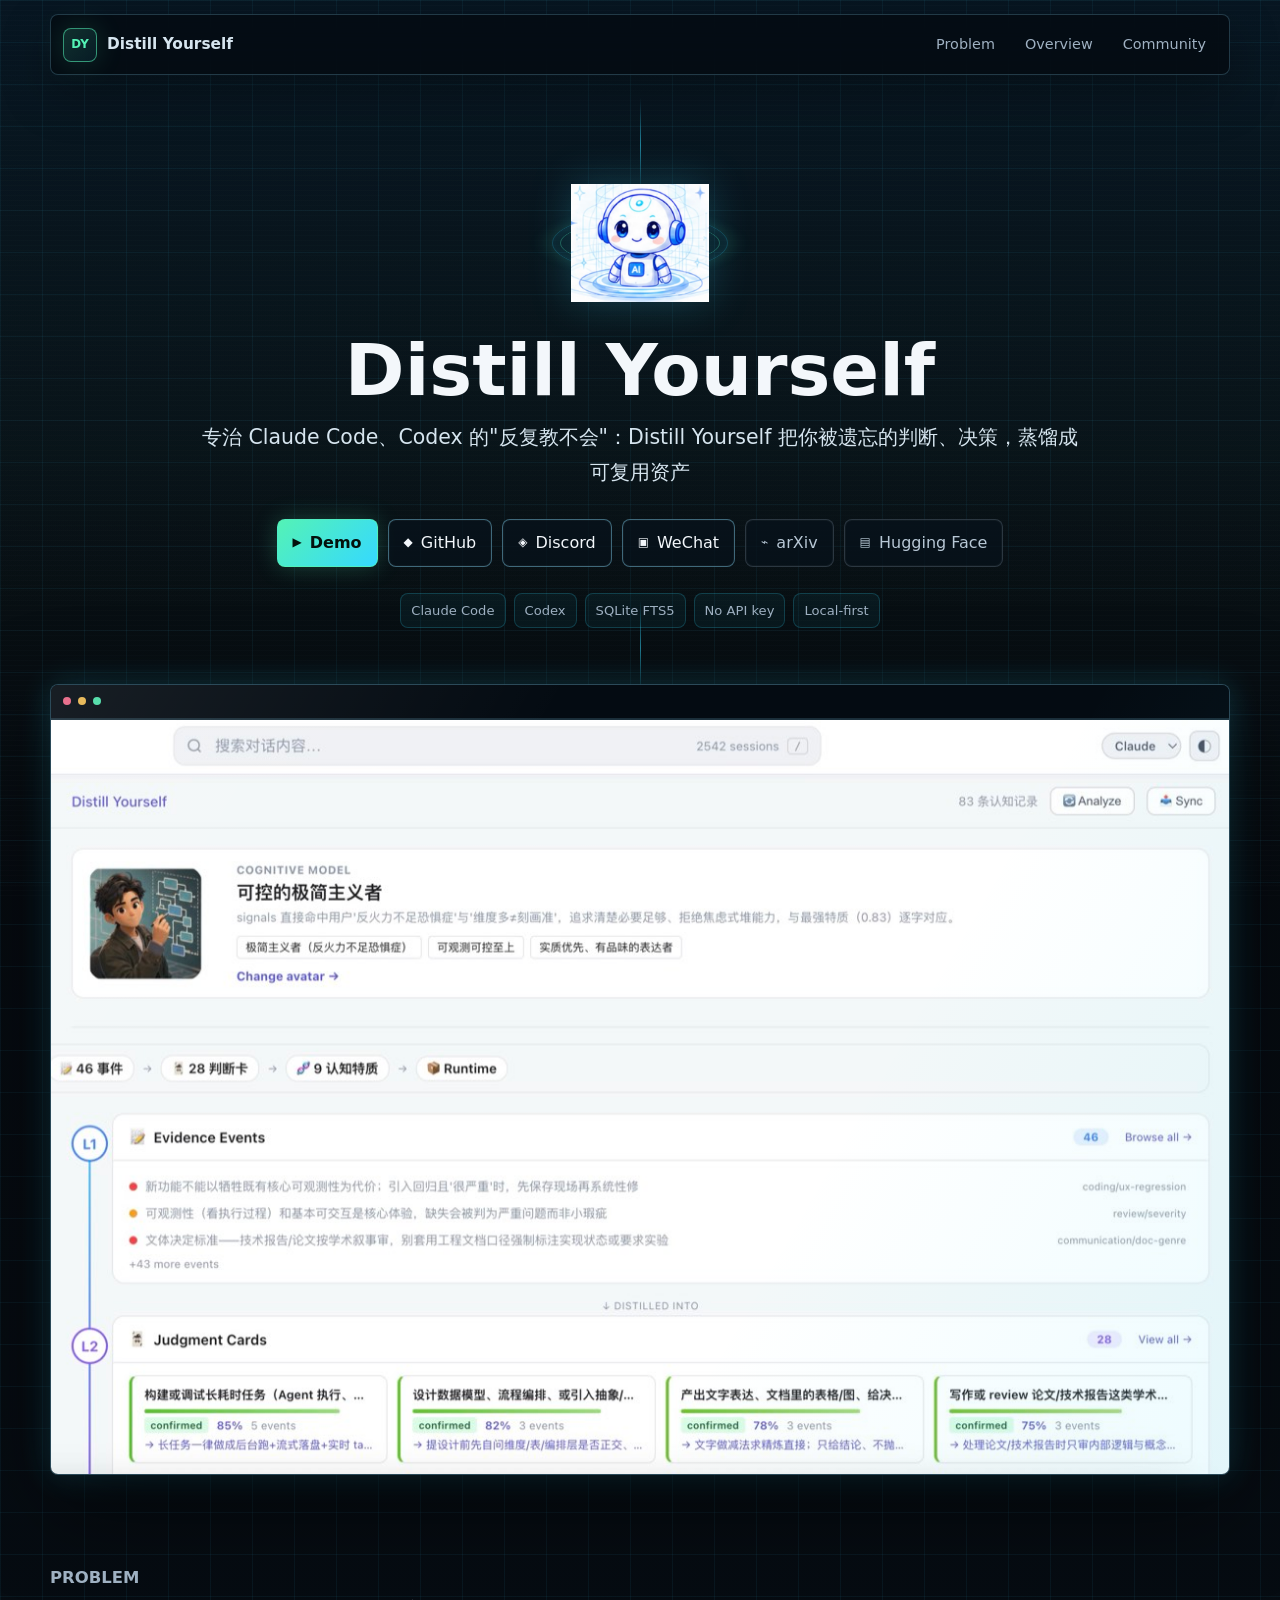
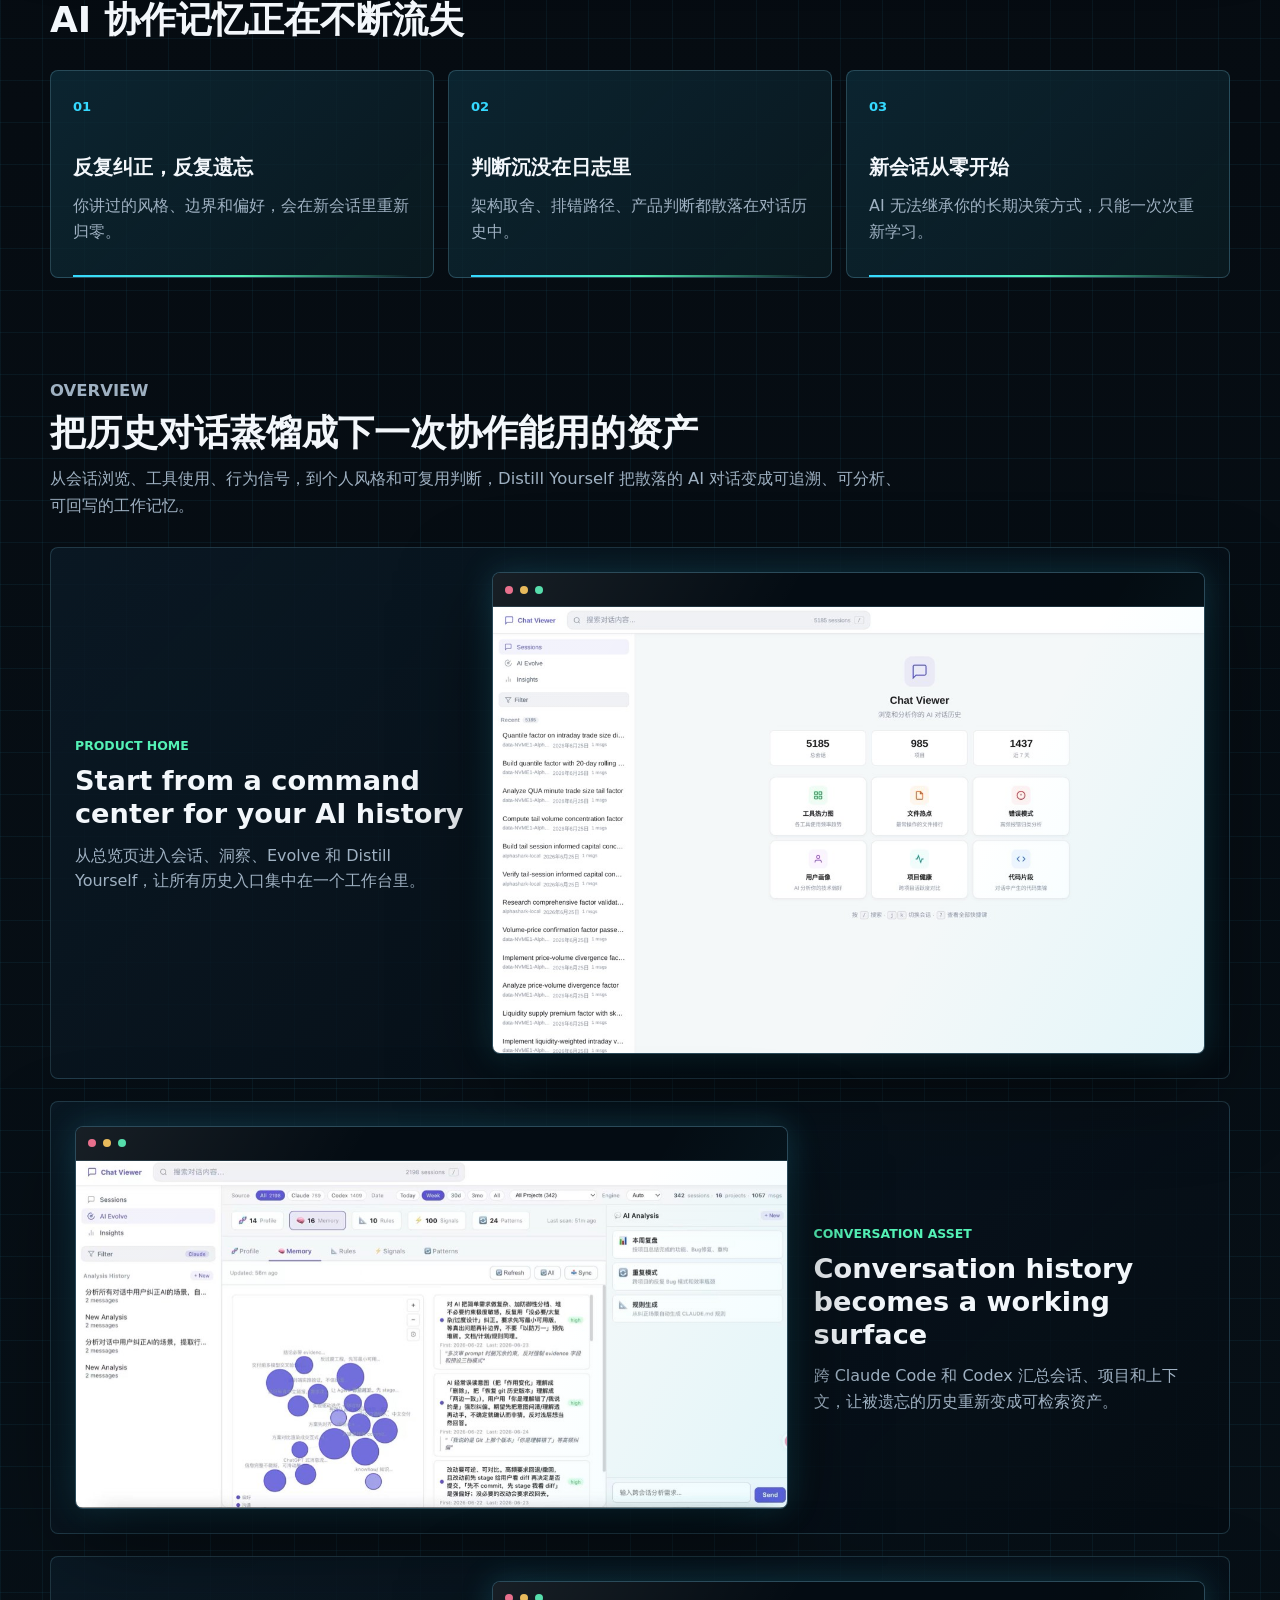
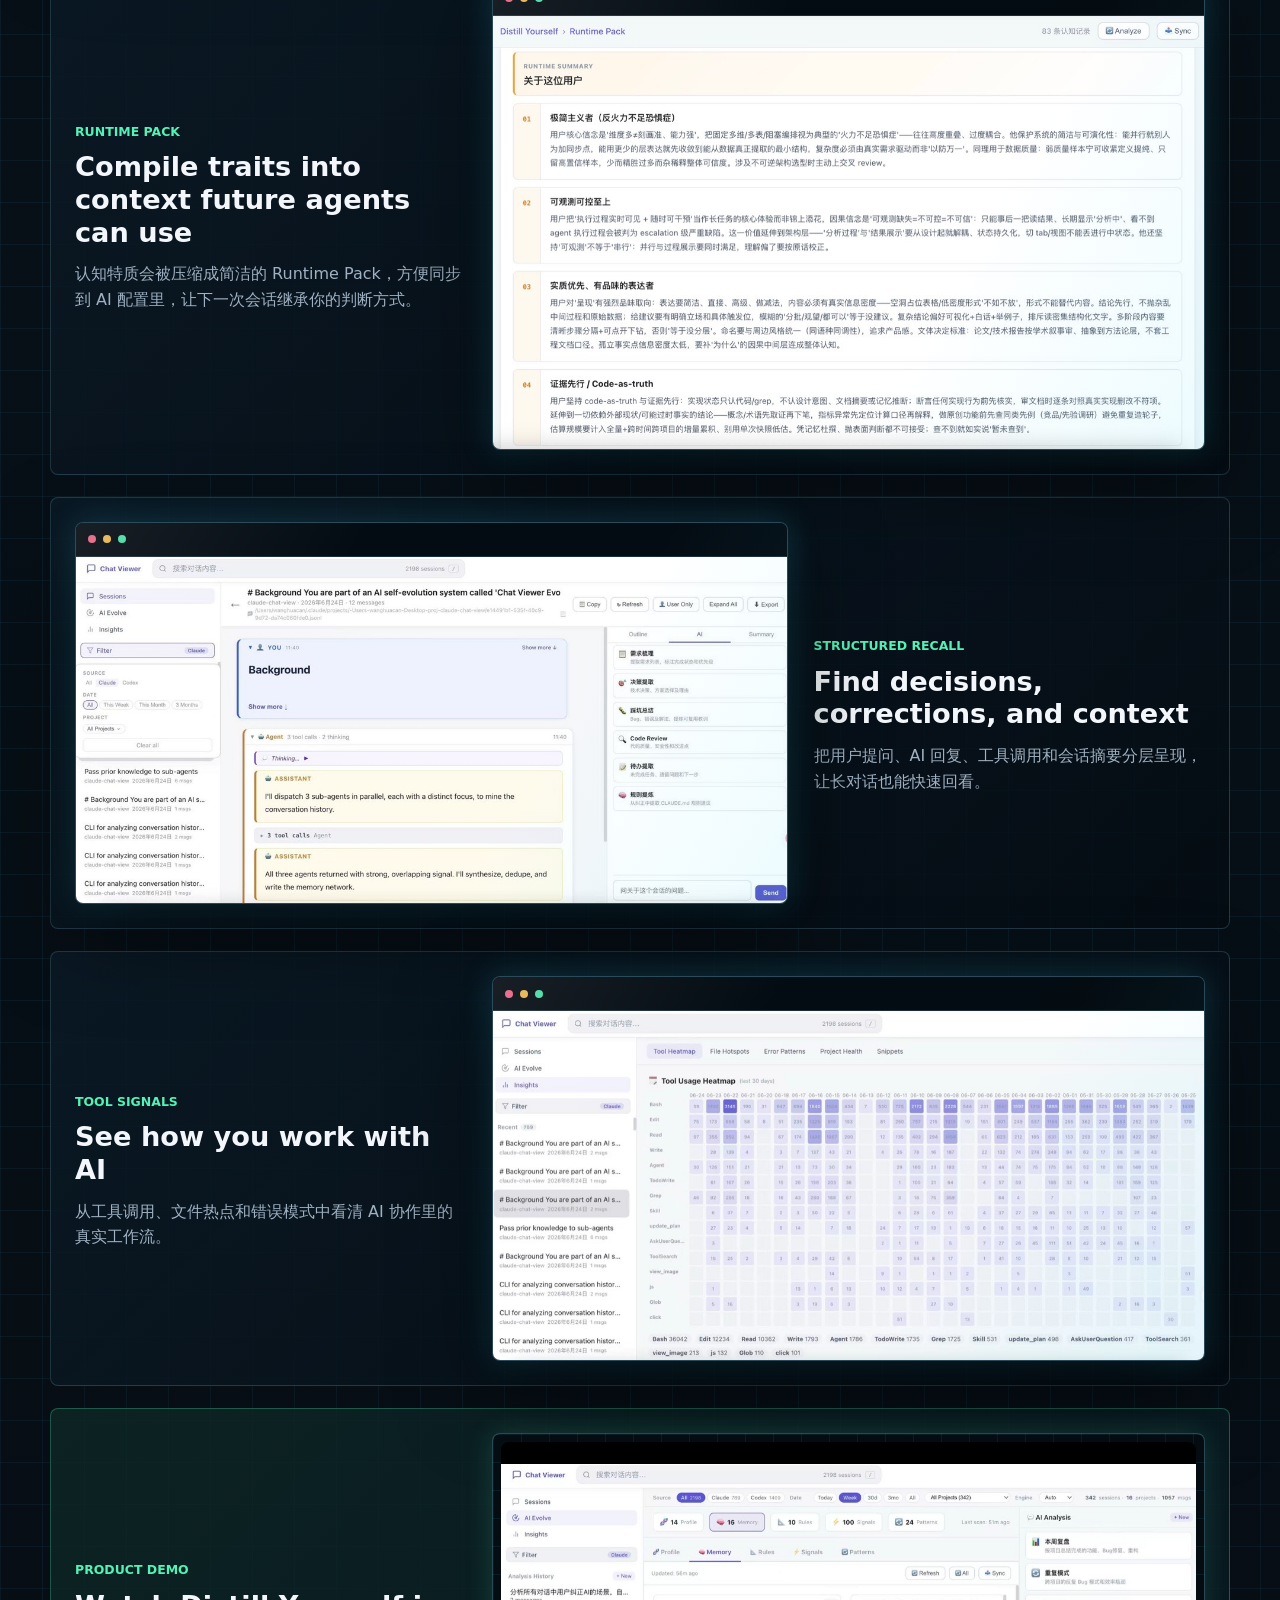
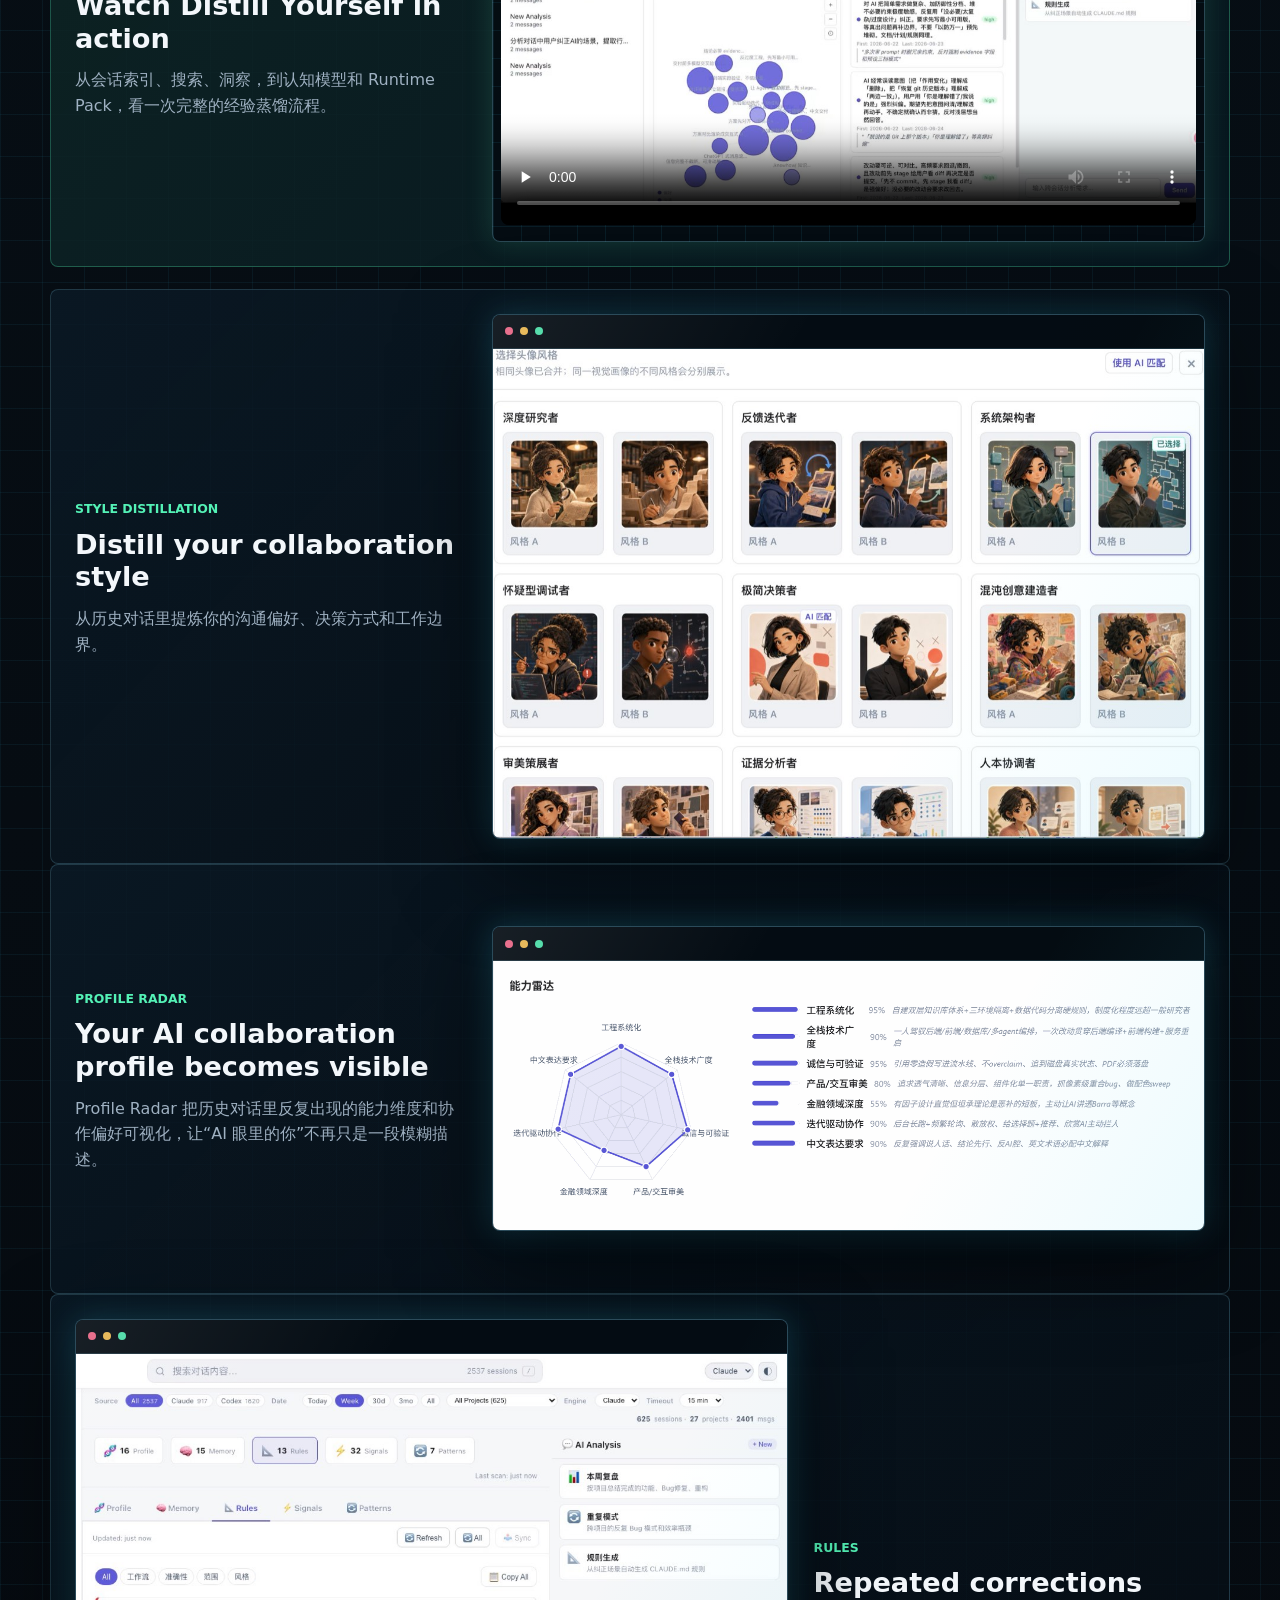
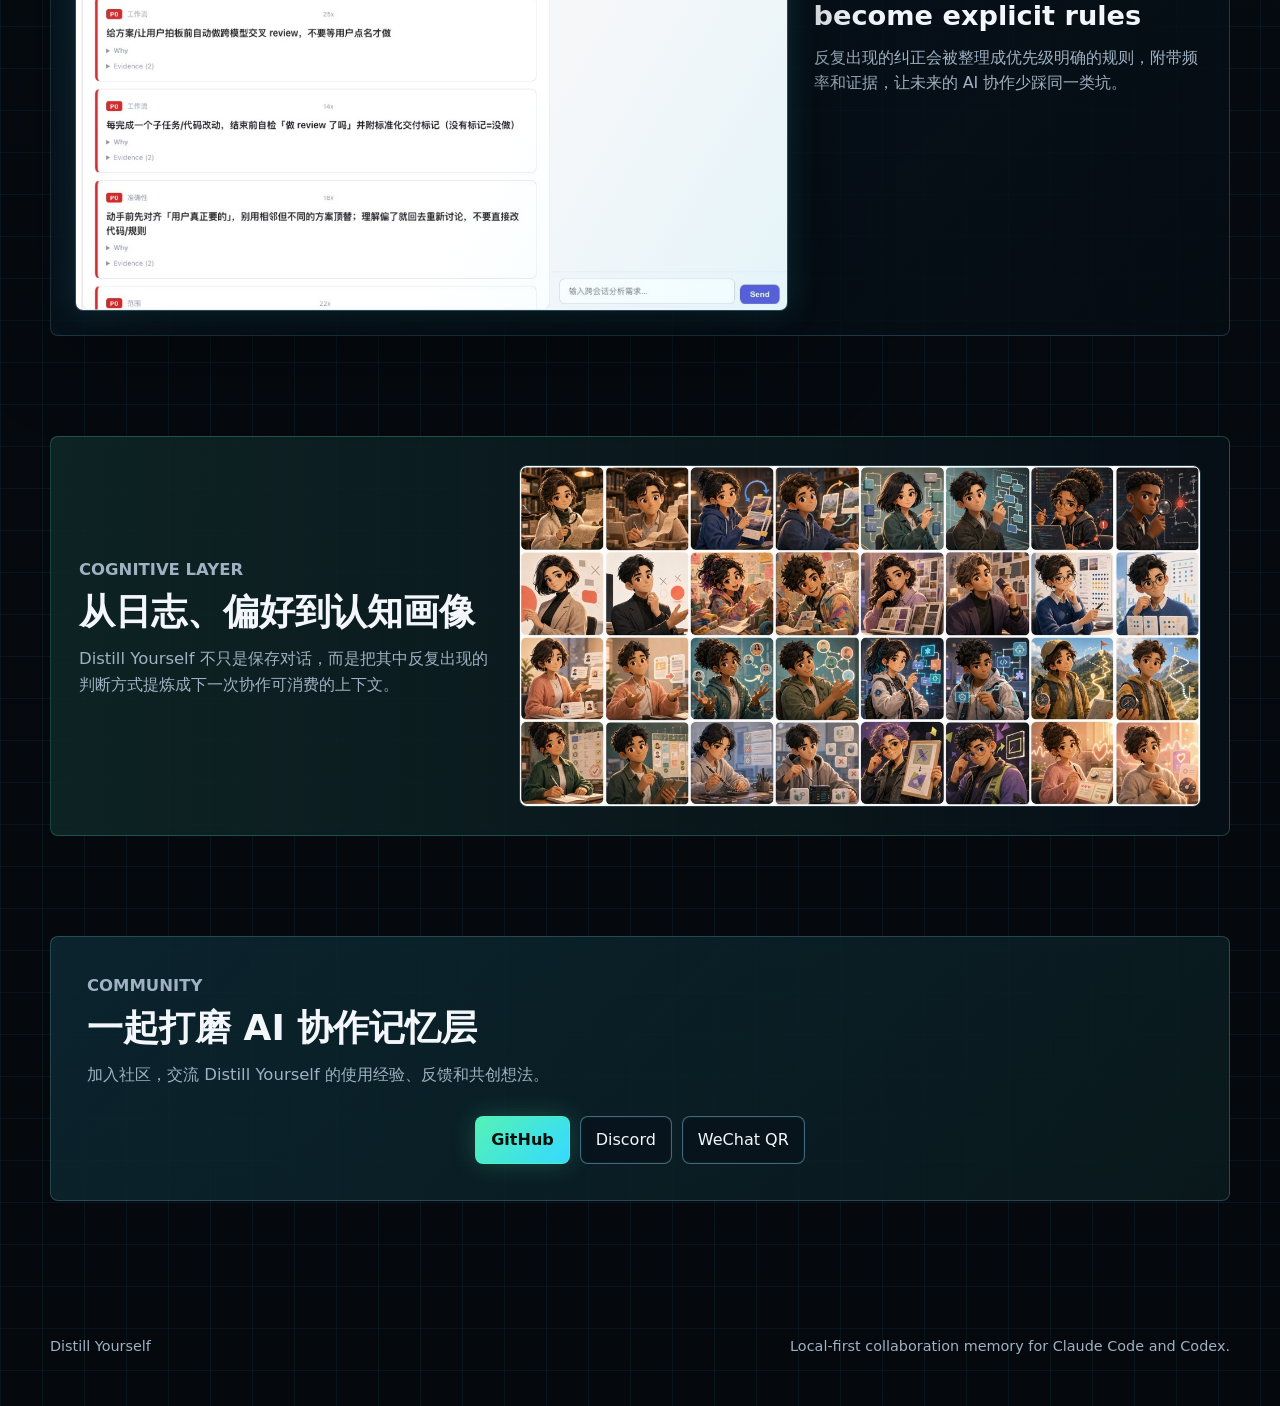
<file: site/index.html>
<!doctype html>
<html lang="zh-CN">
<head>
  <meta charset="utf-8">
  <meta name="viewport" content="width=device-width, initial-scale=1">
  <meta name="description" content="Distill Yourself turns forgotten Claude Code and Codex conversations into reusable judgment, decisions, and collaboration memory.">
  <title>Distill Yourself</title>
  <link rel="preload" as="image" href="assets/digital.jpg" fetchpriority="high">
  <style>
:root {
  color-scheme: dark;
  --bg: #05080d;
  --bg-2: #081119;
  --panel: rgba(8, 18, 28, 0.82);
  --panel-strong: rgba(10, 24, 36, 0.94);
  --line: rgba(142, 224, 255, 0.22);
  --line-strong: rgba(142, 224, 255, 0.42);
  --text: #f3f7fb;
  --muted: #9fb1c2;
  --soft: #d6e5ef;
  --cyan: #35d9ff;
  --green: #54f2b6;
  --amber: #ffc857;
  --blue: #66a6ff;
  --violet: #a892ff;
  --danger: #ff6f91;
  --shadow-cyan: 0 0 32px rgba(53, 217, 255, 0.22);
  --shadow-green: 0 0 28px rgba(84, 242, 182, 0.16);
}

* {
  box-sizing: border-box;
}

html {
  scroll-behavior: smooth;
}

body {
  min-height: 100vh;
  margin: 0;
  background:
    linear-gradient(rgba(53, 217, 255, 0.06) 1px, transparent 1px),
    linear-gradient(90deg, rgba(53, 217, 255, 0.06) 1px, transparent 1px),
    linear-gradient(180deg, rgba(8, 30, 46, 0.62), transparent 38rem),
    linear-gradient(180deg, var(--bg), #071017 44%, #05080d);
  background-size: 42px 42px, 42px 42px, auto, auto;
  color: var(--text);
  font-family: Inter, ui-sans-serif, system-ui, -apple-system, BlinkMacSystemFont, "Segoe UI", sans-serif;
  font-size: 16px;
  line-height: 1.6;
  letter-spacing: 0;
  overflow-x: hidden;
}

body::before {
  content: "";
  position: fixed;
  inset: 0;
  pointer-events: none;
  background:
    linear-gradient(180deg, transparent, rgba(84, 242, 182, 0.07), transparent),
    repeating-linear-gradient(180deg, rgba(255, 255, 255, 0.025) 0, rgba(255, 255, 255, 0.025) 1px, transparent 1px, transparent 5px);
  opacity: 0.42;
  mix-blend-mode: screen;
}

a {
  color: inherit;
  text-decoration: none;
}

button,
input,
textarea {
  font: inherit;
}

button {
  color: inherit;
}

img {
  display: block;
  max-width: 100%;
  height: auto;
}

.page-shell {
  position: relative;
  width: min(1180px, calc(100% - 40px));
  margin: 0 auto;
}

.site-header {
  position: sticky;
  top: 14px;
  z-index: 20;
  display: flex;
  align-items: center;
  justify-content: space-between;
  gap: 18px;
  min-height: 58px;
  margin: 14px 0 22px;
  padding: 10px 12px;
  border: 1px solid var(--line);
  border-radius: 8px;
  background: rgba(4, 10, 16, 0.76);
  box-shadow: 0 18px 50px rgba(0, 0, 0, 0.28);
  backdrop-filter: blur(18px);
}

.brand-lockup {
  display: inline-flex;
  align-items: center;
  gap: 10px;
  min-width: 0;
  color: var(--soft);
  font-size: 0.96rem;
  font-weight: 700;
}

.brand-mark {
  display: inline-grid;
  place-items: center;
  width: 34px;
  height: 34px;
  border: 1px solid rgba(84, 242, 182, 0.55);
  border-radius: 8px;
  color: var(--green);
  background: linear-gradient(135deg, rgba(84, 242, 182, 0.16), rgba(53, 217, 255, 0.08));
  box-shadow: var(--shadow-green);
  font-size: 0.74rem;
}

.nav-links {
  display: flex;
  align-items: center;
  justify-content: flex-end;
  gap: 8px;
  flex-wrap: wrap;
}

.nav-links a {
  padding: 7px 10px;
  border: 1px solid transparent;
  border-radius: 8px;
  color: var(--muted);
  font-size: 0.9rem;
}

.nav-links a:hover,
.nav-links a:focus-visible {
  color: var(--text);
  border-color: var(--line);
  background: rgba(53, 217, 255, 0.08);
  outline: none;
}

.hero-section {
  position: relative;
  display: grid;
  justify-items: center;
  padding: 68px 0 34px;
  text-align: center;
}

.hero-section::before,
.hero-section::after {
  content: "";
  position: absolute;
  left: 50%;
  width: 1px;
  height: 96px;
  background: linear-gradient(180deg, transparent, var(--cyan), transparent);
  opacity: 0.55;
}

.hero-section::before {
  top: 0;
}

.hero-section::after {
  bottom: -34px;
}

.hero-core {
  position: relative;
  display: grid;
  place-items: center;
  width: 176px;
  height: 156px;
  margin-bottom: 14px;
}

.core-ring,
.core-ring span {
  position: absolute;
  inset: 0;
  border: 1px solid rgba(53, 217, 255, 0.24);
  border-radius: 50%;
}

.core-ring {
  transform: rotateX(68deg);
  box-shadow: inset 0 0 18px rgba(53, 217, 255, 0.14), 0 0 24px rgba(84, 242, 182, 0.16);
}

.core-ring span:nth-child(1) {
  inset: 18px 7px;
  border-color: rgba(84, 242, 182, 0.3);
}

.core-ring span:nth-child(2) {
  inset: 36px 22px;
  border-color: rgba(255, 200, 87, 0.24);
}

.core-ring span:nth-child(3) {
  inset: 52px 46px;
  border-color: rgba(53, 217, 255, 0.34);
}

.hero-emblem {
  position: relative;
  z-index: 2;
  width: 138px;
  height: auto;
  filter: drop-shadow(0 0 20px rgba(53, 217, 255, 0.22));
}

.eyebrow,
.feature-kicker {
  margin: 0;
  color: var(--green);
  font-size: 0.78rem;
  font-weight: 800;
  text-transform: uppercase;
}

h1,
h2,
h3,
p {
  margin-top: 0;
}

h1 {
  max-width: 980px;
  margin-bottom: 14px;
  font-size: 4.5rem;
  line-height: 0.98;
  font-weight: 850;
  letter-spacing: 0;
}

.hero-subtitle {
  width: min(880px, 100%);
  margin: 0 auto 28px;
  color: var(--soft);
  font-size: 1.28rem;
  line-height: 1.75;
}

.hero-actions,
.community-actions {
  display: flex;
  justify-content: center;
  gap: 10px;
  flex-wrap: wrap;
  width: 100%;
}

.action-btn {
  display: inline-flex;
  align-items: center;
  justify-content: center;
  gap: 8px;
  min-height: 44px;
  padding: 10px 15px;
  border: 1px solid var(--line-strong);
  border-radius: 8px;
  background: rgba(8, 18, 28, 0.74);
  color: var(--text);
  box-shadow: 0 0 0 1px rgba(255, 255, 255, 0.03) inset;
  cursor: pointer;
  transition: transform 160ms ease, border-color 160ms ease, background 160ms ease, box-shadow 160ms ease;
}

.action-btn:hover,
.action-btn:focus-visible {
  transform: translateY(-1px);
  border-color: rgba(84, 242, 182, 0.72);
  background: rgba(12, 31, 43, 0.92);
  box-shadow: var(--shadow-cyan);
  outline: none;
}

.action-btn.primary {
  border-color: rgba(84, 242, 182, 0.72);
  color: #04110d;
  background: linear-gradient(135deg, var(--green), var(--cyan));
  box-shadow: 0 0 24px rgba(84, 242, 182, 0.22);
  font-weight: 800;
}

.action-btn.muted {
  color: #b8c8d6;
  border-color: rgba(159, 177, 194, 0.24);
}

.btn-icon {
  color: currentColor;
  font-size: 0.75rem;
}

.signal-tags {
  display: flex;
  justify-content: center;
  gap: 8px;
  flex-wrap: wrap;
  margin-top: 26px;
}

.signal-tags span {
  padding: 6px 10px;
  border: 1px solid rgba(53, 217, 255, 0.2);
  border-radius: 8px;
  color: var(--muted);
  background: rgba(53, 217, 255, 0.05);
  font-size: 0.82rem;
}

.hero-preview {
  position: relative;
  margin: 22px auto 90px;
}

.screen-frame {
  position: relative;
  display: block;
  width: 100%;
  padding: 0;
  overflow: hidden;
  border: 1px solid rgba(142, 224, 255, 0.28);
  border-radius: 8px;
  background: var(--panel);
  box-shadow: 0 28px 90px rgba(0, 0, 0, 0.52), var(--shadow-cyan);
  cursor: zoom-in;
}

.screen-frame::before {
  content: "";
  position: absolute;
  inset: 0;
  z-index: 1;
  pointer-events: none;
  background: linear-gradient(120deg, rgba(255, 255, 255, 0.08), transparent 32%, transparent 64%, rgba(53, 217, 255, 0.09));
}

.screen-frame img {
  width: 100%;
  height: auto;
}

.large-screen img {
  border-top: 1px solid rgba(142, 224, 255, 0.16);
}

.window-bar {
  display: flex;
  align-items: center;
  gap: 7px;
  height: 34px;
  padding: 0 12px;
  border-bottom: 1px solid rgba(142, 224, 255, 0.16);
  background: rgba(4, 12, 18, 0.9);
}

.window-bar i {
  width: 8px;
  height: 8px;
  border-radius: 50%;
  background: var(--danger);
  opacity: 0.9;
}

.window-bar i:nth-child(2) {
  background: var(--amber);
}

.window-bar i:nth-child(3) {
  background: var(--green);
}

.section-block {
  position: relative;
  margin-bottom: 100px;
}

.section-heading {
  max-width: 760px;
  margin-bottom: 28px;
}

.section-heading.wide-heading {
  max-width: 860px;
}

.section-heading h2,
.strip-copy h2 {
  margin: 8px 0 12px;
  color: var(--text);
  font-size: 2.25rem;
  line-height: 1.18;
  letter-spacing: 0;
}

.section-heading p,
.strip-copy p {
  color: var(--muted);
  font-size: 1.03rem;
}

.problem-grid {
  display: grid;
  grid-template-columns: repeat(3, minmax(0, 1fr));
  gap: 14px;
}

.problem-card {
  position: relative;
  min-height: 208px;
  padding: 22px;
  border: 1px solid var(--line);
  border-radius: 8px;
  background:
    linear-gradient(135deg, rgba(53, 217, 255, 0.1), rgba(84, 242, 182, 0.04)),
    rgba(8, 18, 28, 0.74);
  overflow: hidden;
}

.problem-card::after {
  content: "";
  position: absolute;
  left: 22px;
  right: 22px;
  bottom: 0;
  height: 2px;
  background: linear-gradient(90deg, var(--cyan), var(--green), transparent);
}

.card-index {
  color: var(--cyan);
  font-size: 0.82rem;
  font-weight: 900;
}

.problem-card h3 {
  margin: 38px 0 12px;
  color: var(--text);
  font-size: 1.24rem;
  line-height: 1.25;
}

.problem-card p {
  margin: 0;
  color: var(--muted);
}

.showcase-stack {
  display: grid;
  gap: 22px;
}

.showcase-item {
  display: grid;
  grid-template-columns: minmax(260px, 0.78fr) minmax(0, 1.42fr);
  align-items: center;
  gap: 26px;
  min-height: 430px;
  padding: 24px;
  border: 1px solid rgba(142, 224, 255, 0.18);
  border-radius: 8px;
  background: linear-gradient(135deg, rgba(11, 26, 38, 0.86), rgba(5, 12, 19, 0.78));
}

.showcase-item.reverse {
  grid-template-columns: minmax(0, 1.42fr) minmax(260px, 0.78fr);
}

.showcase-item.reverse .showcase-copy {
  order: 2;
}

.showcase-item.reverse .screen-frame {
  order: 1;
}

.showcase-copy h3 {
  margin: 8px 0 12px;
  color: var(--text);
  font-size: 1.7rem;
  line-height: 1.2;
  letter-spacing: 0;
}

.showcase-copy p {
  margin: 0;
  color: var(--muted);
  font-size: 1rem;
}

.video-frame {
  position: relative;
  aspect-ratio: 16 / 9;
  border: 1px solid rgba(142, 224, 255, 0.28);
  border-radius: 8px;
  padding: 8px;
  background:
    linear-gradient(rgba(53, 217, 255, 0.08) 1px, transparent 1px),
    linear-gradient(90deg, rgba(53, 217, 255, 0.08) 1px, transparent 1px),
    rgba(4, 10, 16, 0.82);
  background-size: 28px 28px, 28px 28px, auto;
  box-shadow: var(--shadow-green);
}

.video-frame video {
  width: 100%;
  height: 100%;
  border-radius: 8px;
  background: #000;
  object-fit: contain;
}

.video-showcase {
  border-color: rgba(84, 242, 182, 0.28);
  background:
    linear-gradient(135deg, rgba(84, 242, 182, 0.1), rgba(53, 217, 255, 0.05)),
    rgba(5, 12, 19, 0.86);
}

.cognitive-strip {
  display: grid;
  grid-template-columns: minmax(0, 0.75fr) minmax(0, 1.25fr);
  align-items: center;
  gap: 30px;
  padding: 28px;
  border: 1px solid rgba(84, 242, 182, 0.24);
  border-radius: 8px;
  background:
    linear-gradient(90deg, rgba(84, 242, 182, 0.09), transparent),
    rgba(7, 16, 24, 0.86);
}

.cognitive-strip img {
  width: 100%;
  border: 1px solid rgba(142, 224, 255, 0.18);
  border-radius: 8px;
}

.community-section {
  padding: 36px;
  border: 1px solid rgba(142, 224, 255, 0.22);
  border-radius: 8px;
  background:
    linear-gradient(135deg, rgba(53, 217, 255, 0.12), rgba(84, 242, 182, 0.06)),
    rgba(5, 12, 19, 0.88);
}

.site-footer {
  display: flex;
  justify-content: space-between;
  gap: 16px;
  flex-wrap: wrap;
  padding: 34px 0 48px;
  color: var(--muted);
  font-size: 0.9rem;
}

.modal-backdrop {
  position: fixed;
  inset: 0;
  z-index: 80;
  display: grid;
  place-items: center;
  padding: 22px;
  background: rgba(2, 6, 10, 0.82);
  backdrop-filter: blur(14px);
}

.modal-backdrop[hidden] {
  display: none;
}

.modal-card,
.lightbox-card {
  position: relative;
  width: min(420px, 100%);
  max-height: calc(100vh - 44px);
  padding: 24px;
  border: 1px solid rgba(142, 224, 255, 0.35);
  border-radius: 8px;
  background: var(--panel-strong);
  box-shadow: 0 30px 90px rgba(0, 0, 0, 0.62), var(--shadow-cyan);
  overflow: auto;
}

.modal-card h2 {
  margin: 0 44px 8px 0;
  font-size: 1.4rem;
}

.modal-card p {
  color: var(--muted);
}

.modal-card img {
  width: min(260px, 100%);
  margin: 18px auto 0;
  border-radius: 8px;
}

.lightbox-card {
  width: min(1120px, 100%);
  padding: 14px;
}

.lightbox-card img {
  width: 100%;
  max-height: calc(100vh - 96px);
  object-fit: contain;
  border-radius: 8px;
}

.modal-close {
  position: absolute;
  top: 12px;
  right: 12px;
  display: grid;
  place-items: center;
  width: 34px;
  height: 34px;
  border: 1px solid rgba(142, 224, 255, 0.25);
  border-radius: 8px;
  background: rgba(255, 255, 255, 0.04);
  cursor: pointer;
}

.modal-close:hover,
.modal-close:focus-visible {
  border-color: var(--green);
  outline: none;
}

.toast {
  position: fixed;
  right: 22px;
  bottom: 22px;
  z-index: 100;
  max-width: min(360px, calc(100% - 44px));
  padding: 12px 14px;
  border: 1px solid rgba(84, 242, 182, 0.35);
  border-radius: 8px;
  background: rgba(5, 16, 22, 0.96);
  color: var(--soft);
  box-shadow: var(--shadow-green);
}

.toast[hidden] {
  display: none;
}

@media (max-width: 980px) {
  .page-shell {
    width: min(100% - 28px, 760px);
  }

  h1 {
    font-size: 3.3rem;
  }

  .hero-subtitle {
    font-size: 1.12rem;
  }

  .problem-grid,
  .cognitive-strip,
  .showcase-item,
  .showcase-item.reverse {
    grid-template-columns: 1fr;
  }

  .showcase-item.reverse .showcase-copy,
  .showcase-item.reverse .screen-frame {
    order: initial;
  }

  .showcase-item {
    min-height: auto;
  }

}

@media (max-width: 680px) {
  body {
    font-size: 15px;
  }

  .page-shell {
    width: min(100% - 20px, 520px);
  }

  .site-header {
    position: relative;
    top: auto;
    align-items: flex-start;
    flex-direction: column;
  }

  .nav-links {
    width: 100%;
    justify-content: flex-start;
  }

  .hero-section {
    padding-top: 34px;
  }

  .hero-core {
    width: 142px;
    height: 126px;
  }

  .hero-emblem {
    width: 112px;
  }

  h1 {
    font-size: 2.55rem;
  }

  .hero-subtitle {
    font-size: 1rem;
    line-height: 1.68;
  }

  .action-btn {
    width: 100%;
  }

  .hero-preview {
    margin-bottom: 64px;
  }

  .section-block {
    margin-bottom: 68px;
  }

  .section-heading h2,
  .strip-copy h2 {
    font-size: 1.72rem;
  }

  .showcase-item,
  .community-section,
  .cognitive-strip {
    padding: 18px;
  }

  .showcase-copy h3 {
    font-size: 1.34rem;
  }
}
  </style>
</head>
<body>
  <div class="page-shell">
    <header class="site-header" aria-label="Primary navigation">
      <a class="brand-lockup" href="#top" aria-label="Distill Yourself home">
        <span class="brand-mark">DY</span>
        <span>Distill Yourself</span>
      </a>
      <nav class="nav-links" aria-label="Page sections">
        <a href="#problem">Problem</a>
        <a href="#overview">Overview</a>
        <a href="#community">Community</a>
      </nav>
    </header>

    <main id="top">
      <section class="hero-section" aria-labelledby="hero-title">
        <div class="hero-core">
          <div class="core-ring" aria-hidden="true">
            <span></span>
            <span></span>
            <span></span>
          </div>
          <img class="hero-emblem" src="assets/digital.jpg" alt="Distill Yourself digital core" width="374" height="318" fetchpriority="high" decoding="async">
        </div>

        <h1 id="hero-title">Distill Yourself</h1>
        <p class="hero-subtitle">
          专治 Claude Code、Codex 的&quot;反复教不会&quot;：Distill Yourself 把你被遗忘的判断、决策，蒸馏成可复用资产
        </p>

        <div class="hero-actions" aria-label="Project links">
          <a class="action-btn primary" href="https://quantaalpha.com/Distill-Yourself/video/" target="_blank" rel="noreferrer">
            <span class="btn-icon" aria-hidden="true">▶</span>
            Demo
          </a>
          <a class="action-btn" href="https://github.com/QuantaAlpha/Distill_Yourself" target="_blank" rel="noreferrer">
            <span class="btn-icon" aria-hidden="true">◆</span>
            GitHub
          </a>
          <a class="action-btn" href="https://discord.gg/KDyuer49t" target="_blank" rel="noreferrer">
            <span class="btn-icon" aria-hidden="true">◈</span>
            Discord
          </a>
          <button class="action-btn" type="button" data-open-wechat>
            <span class="btn-icon" aria-hidden="true">▣</span>
            WeChat
          </button>
          <button class="action-btn muted" type="button" data-coming-soon="arXiv">
            <span class="btn-icon" aria-hidden="true">⌁</span>
            arXiv
          </button>
          <button class="action-btn muted" type="button" data-coming-soon="Hugging Face">
            <span class="btn-icon" aria-hidden="true">▤</span>
            Hugging Face
          </button>
        </div>

        <div class="signal-tags" aria-label="Project highlights">
          <span>Claude Code</span>
          <span>Codex</span>
          <span>SQLite FTS5</span>
          <span>No API key</span>
          <span>Local-first</span>
        </div>
      </section>

      <section class="hero-preview" aria-label="Cognitive model screenshot">
        <button class="screen-frame large-screen" type="button" data-lightbox="assets/twin-cognitive-model.jpg" aria-label="Open cognitive model screenshot">
          <span class="window-bar" aria-hidden="true"><i></i><i></i><i></i></span>
          <img src="assets/twin-cognitive-model.jpg" alt="Distill Yourself cognitive model showing avatar, evidence events, judgment cards, and cognitive traits" width="1200" height="768" decoding="async">
        </button>
      </section>

      <section id="problem" class="section-block problem-section" aria-labelledby="problem-title">
        <div class="section-heading">
          <p class="eyebrow">Problem</p>
          <h2 id="problem-title">AI 协作记忆正在不断流失</h2>
        </div>
        <div class="problem-grid">
          <article class="problem-card">
            <span class="card-index">01</span>
            <h3>反复纠正，反复遗忘</h3>
            <p>你讲过的风格、边界和偏好，会在新会话里重新归零。</p>
          </article>
          <article class="problem-card">
            <span class="card-index">02</span>
            <h3>判断沉没在日志里</h3>
            <p>架构取舍、排错路径、产品判断都散落在对话历史中。</p>
          </article>
          <article class="problem-card">
            <span class="card-index">03</span>
            <h3>新会话从零开始</h3>
            <p>AI 无法继承你的长期决策方式，只能一次次重新学习。</p>
          </article>
        </div>
      </section>

      <section id="overview" class="section-block overview-section" aria-labelledby="overview-title">
        <div class="section-heading wide-heading">
          <p class="eyebrow">Overview</p>
          <h2 id="overview-title">把历史对话蒸馏成下一次协作能用的资产</h2>
          <p>从会话浏览、工具使用、行为信号，到个人风格和可复用判断，Distill Yourself 把散落的 AI 对话变成可追溯、可分析、可回写的工作记忆。</p>
        </div>

        <div class="showcase-stack">
          <article class="showcase-item">
            <div class="showcase-copy">
              <span class="feature-kicker">Product Home</span>
              <h3>Start from a command center for your AI history</h3>
              <p>从总览页进入会话、洞察、Evolve 和 Distill Yourself，让所有历史入口集中在一个工作台里。</p>
            </div>
            <button class="screen-frame" type="button" data-lightbox="assets/home.jpg" aria-label="Open product home screenshot">
              <span class="window-bar" aria-hidden="true"><i></i><i></i><i></i></span>
              <img src="assets/home.jpg" alt="Distill Yourself home overview showing sessions and analysis entry points" width="1200" height="752" loading="lazy" decoding="async">
            </button>
          </article>

          <article class="showcase-item reverse">
            <div class="showcase-copy">
              <span class="feature-kicker">Conversation Asset</span>
              <h3>Conversation history becomes a working surface</h3>
              <p>跨 Claude Code 和 Codex 汇总会话、项目和上下文，让被遗忘的历史重新变成可检索资产。</p>
            </div>
            <button class="screen-frame" type="button" data-lightbox="assets/overview.jpg" aria-label="Open overview screenshot">
              <span class="window-bar" aria-hidden="true"><i></i><i></i><i></i></span>
              <img src="assets/overview.jpg" alt="Overview dashboard screenshot" width="1200" height="586" loading="lazy" decoding="async">
            </button>
          </article>

          <article class="showcase-item">
            <div class="showcase-copy">
              <span class="feature-kicker">Runtime Pack</span>
              <h3>Compile traits into context future agents can use</h3>
              <p>认知特质会被压缩成简洁的 Runtime Pack，方便同步到 AI 配置里，让下一次会话继承你的判断方式。</p>
            </div>
            <button class="screen-frame" type="button" data-lightbox="assets/twin-runtime-pack.jpg" aria-label="Open runtime pack screenshot">
              <span class="window-bar" aria-hidden="true"><i></i><i></i><i></i></span>
              <img src="assets/twin-runtime-pack.jpg" alt="Runtime Pack screenshot showing cognitive traits compiled into a developer profile" width="1200" height="732" loading="lazy" decoding="async">
            </button>
          </article>

          <article class="showcase-item reverse">
            <div class="showcase-copy">
              <span class="feature-kicker">Structured Recall</span>
              <h3>Find decisions, corrections, and context</h3>
              <p>把用户提问、AI 回复、工具调用和会话摘要分层呈现，让长对话也能快速回看。</p>
            </div>
            <button class="screen-frame" type="button" data-lightbox="assets/session.jpg" aria-label="Open conversation session screenshot">
              <span class="window-bar" aria-hidden="true"><i></i><i></i><i></i></span>
              <img src="assets/session.jpg" alt="Conversation session detail screenshot" width="1200" height="585" loading="lazy" decoding="async">
            </button>
          </article>

          <article class="showcase-item">
            <div class="showcase-copy">
              <span class="feature-kicker">Tool Signals</span>
              <h3>See how you work with AI</h3>
              <p>从工具调用、文件热点和错误模式中看清 AI 协作里的真实工作流。</p>
            </div>
            <button class="screen-frame" type="button" data-lightbox="assets/tool_use.jpg" aria-label="Open tool use screenshot">
              <span class="window-bar" aria-hidden="true"><i></i><i></i><i></i></span>
              <img src="assets/tool_use.jpg" alt="Tool use analytics screenshot" width="1200" height="589" loading="lazy" decoding="async">
            </button>
          </article>

          <article class="showcase-item video-showcase">
            <div class="showcase-copy">
              <span class="feature-kicker">Product Demo</span>
              <h3>Watch Distill Yourself in action</h3>
              <p>从会话索引、搜索、洞察，到认知模型和 Runtime Pack，看一次完整的经验蒸馏流程。</p>
            </div>
            <div class="video-frame" aria-label="Distill Yourself product demo video">
              <video controls preload="none" poster="assets/overview.jpg" playsinline>
                <source src="assets/demo.mp4" type="video/mp4">
                Your browser does not support the video tag.
              </video>
            </div>
          </article>

          <article class="showcase-item">
            <div class="showcase-copy">
              <span class="feature-kicker">Style Distillation</span>
              <h3>Distill your collaboration style</h3>
              <p>从历史对话里提炼你的沟通偏好、决策方式和工作边界。</p>
            </div>
            <button class="screen-frame" type="button" data-lightbox="assets/style.jpg" aria-label="Open style screenshot">
              <span class="window-bar" aria-hidden="true"><i></i><i></i><i></i></span>
              <img src="assets/style.jpg" alt="Style distillation screenshot" width="1200" height="826" loading="lazy" decoding="async">
            </button>
          </article>
        </div>

          <article class="showcase-item">
            <div class="showcase-copy">
              <span class="feature-kicker">Profile Radar</span>
              <h3>Your AI collaboration profile becomes visible</h3>
              <p>Profile Radar 把历史对话里反复出现的能力维度和协作偏好可视化，让“AI 眼里的你”不再只是一段模糊描述。</p>
            </div>
            <button class="screen-frame" type="button" data-lightbox="assets/profile-radar.png" aria-label="Open profile radar screenshot">
              <span class="window-bar" aria-hidden="true"><i></i><i></i><i></i></span>
              <img src="assets/profile-radar.png" alt="Profile radar screenshot" width="1400" height="529" loading="lazy" decoding="async">
            </button>
          </article>

          <article class="showcase-item reverse">
            <div class="showcase-copy">
              <span class="feature-kicker">Rules</span>
              <h3>Repeated corrections become explicit rules</h3>
              <p>反复出现的纠正会被整理成优先级明确的规则，附带频率和证据，让未来的 AI 协作少踩同一类坑。</p>
            </div>
            <button class="screen-frame" type="button" data-lightbox="assets/evolve-rules.jpg" aria-label="Open evolve rules screenshot">
              <span class="window-bar" aria-hidden="true"><i></i><i></i><i></i></span>
              <img src="assets/evolve-rules.jpg" alt="Evolve rules screenshot" width="1200" height="939" loading="lazy" decoding="async">
            </button>
          </article>
      </section>

      <section class="section-block cognitive-strip" aria-label="Cognitive model visual strip">
        <div class="strip-copy">
          <p class="eyebrow">Cognitive Layer</p>
          <h2>从日志、偏好到认知画像</h2>
          <p>Distill Yourself 不只是保存对话，而是把其中反复出现的判断方式提炼成下一次协作可消费的上下文。</p>
        </div>
        <img src="assets/persona-contact-sheet.jpg" alt="Cognitive avatar contact sheet" width="1200" height="600" loading="lazy" decoding="async">
      </section>

      <section id="community" class="section-block community-section" aria-labelledby="community-title">
        <div class="section-heading">
          <p class="eyebrow">Community</p>
          <h2 id="community-title">一起打磨 AI 协作记忆层</h2>
          <p>加入社区，交流 Distill Yourself 的使用经验、反馈和共创想法。</p>
        </div>
        <div class="community-actions">
          <a class="action-btn primary" href="https://github.com/QuantaAlpha/Distill_Yourself" target="_blank" rel="noreferrer">GitHub</a>
          <a class="action-btn" href="https://discord.gg/KDyuer49t" target="_blank" rel="noreferrer">Discord</a>
          <button class="action-btn" type="button" data-open-wechat>WeChat QR</button>
        </div>
      </section>
    </main>

    <footer class="site-footer">
      <span>Distill Yourself</span>
      <span>Local-first collaboration memory for Claude Code and Codex.</span>
    </footer>
  </div>

  <div class="modal-backdrop" data-modal="wechat" hidden>
    <div class="modal-card" role="dialog" aria-modal="true" aria-labelledby="wechat-title">
      <button class="modal-close" type="button" data-close-modal aria-label="Close WeChat QR">×</button>
      <h2 id="wechat-title">WeChat Community</h2>
      <p>扫码加入社区，交流 Distill Yourself 的使用经验、反馈和共创想法。</p>
      <img src="assets/wechat.png" alt="WeChat community QR code" width="885" height="1488" loading="lazy" decoding="async">
    </div>
  </div>

  <div class="modal-backdrop" data-modal="lightbox" hidden>
    <div class="lightbox-card" role="dialog" aria-modal="true" aria-label="Screenshot preview">
      <button class="modal-close" type="button" data-close-modal aria-label="Close preview">×</button>
      <img data-lightbox-image alt="">
    </div>
  </div>

  <div class="toast" role="status" aria-live="polite" hidden></div>

  <script src="script.js"></script>
</body>
</html>
</file>
